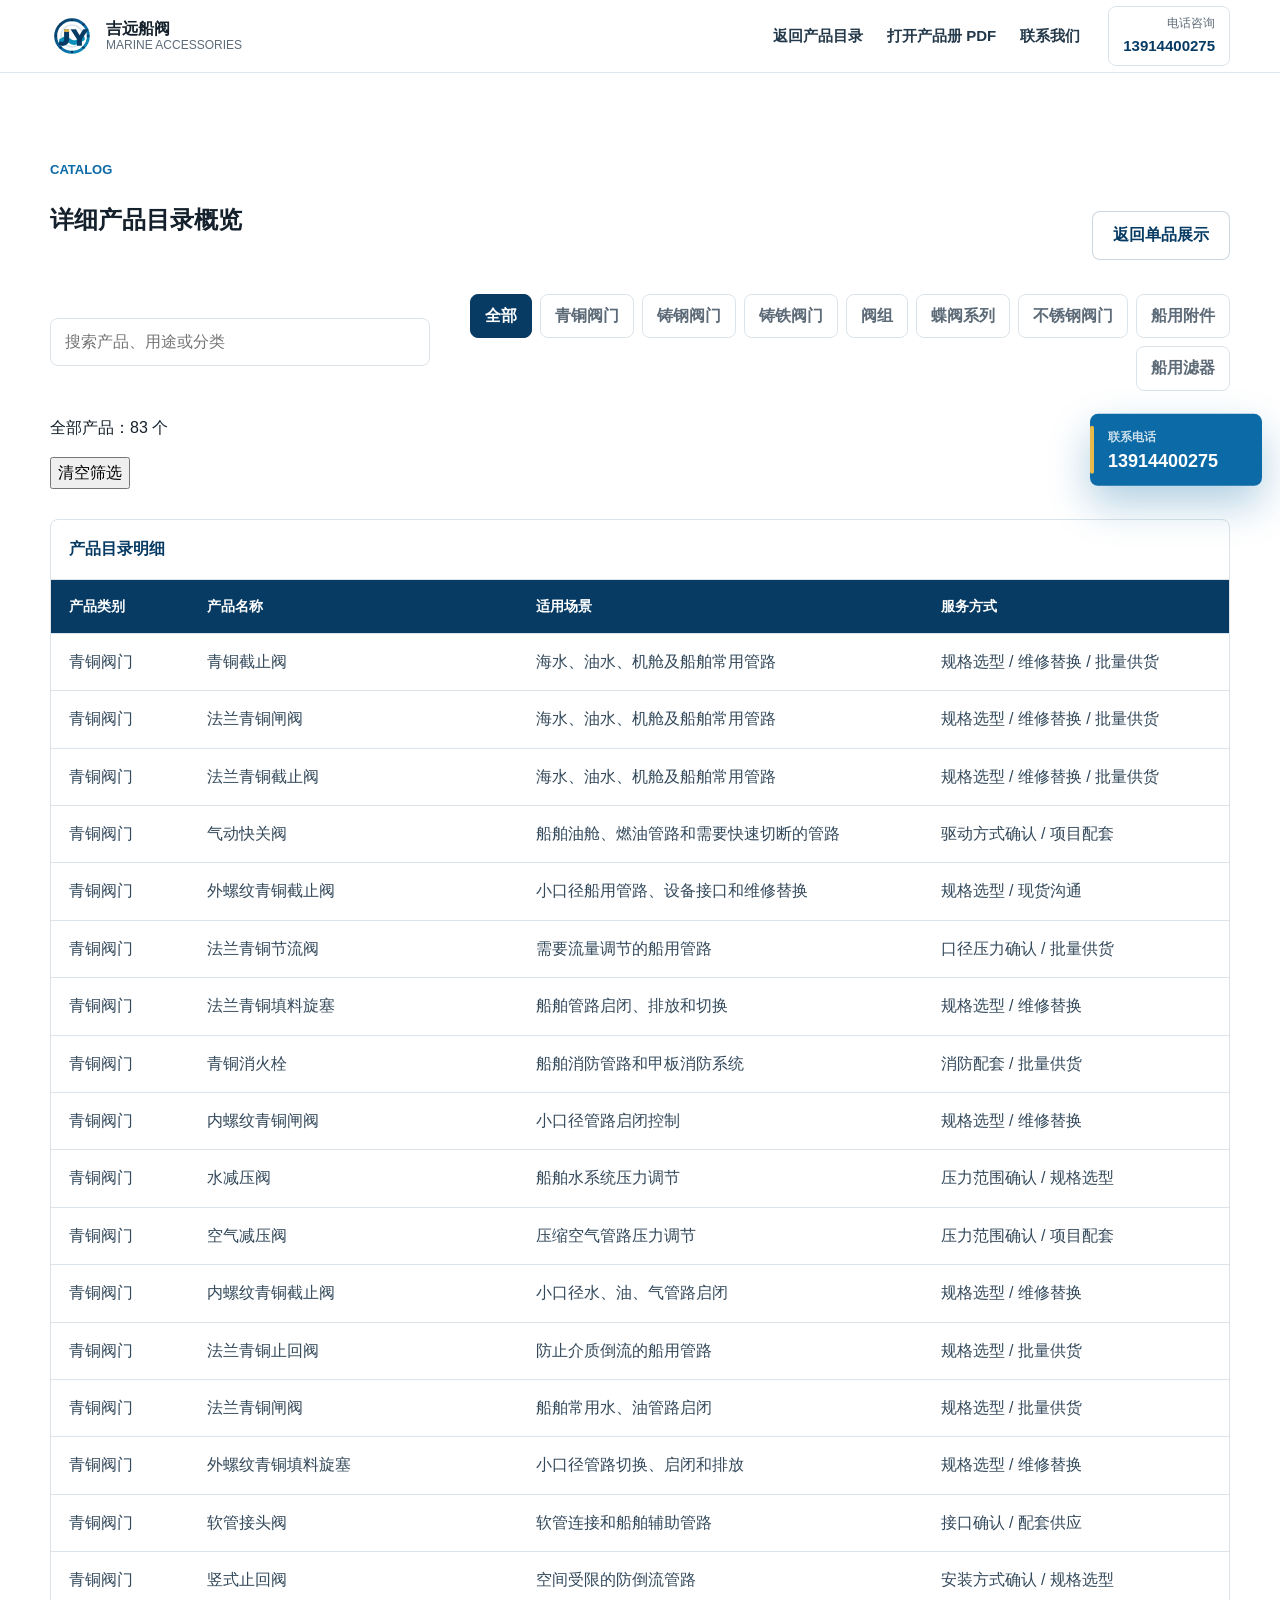
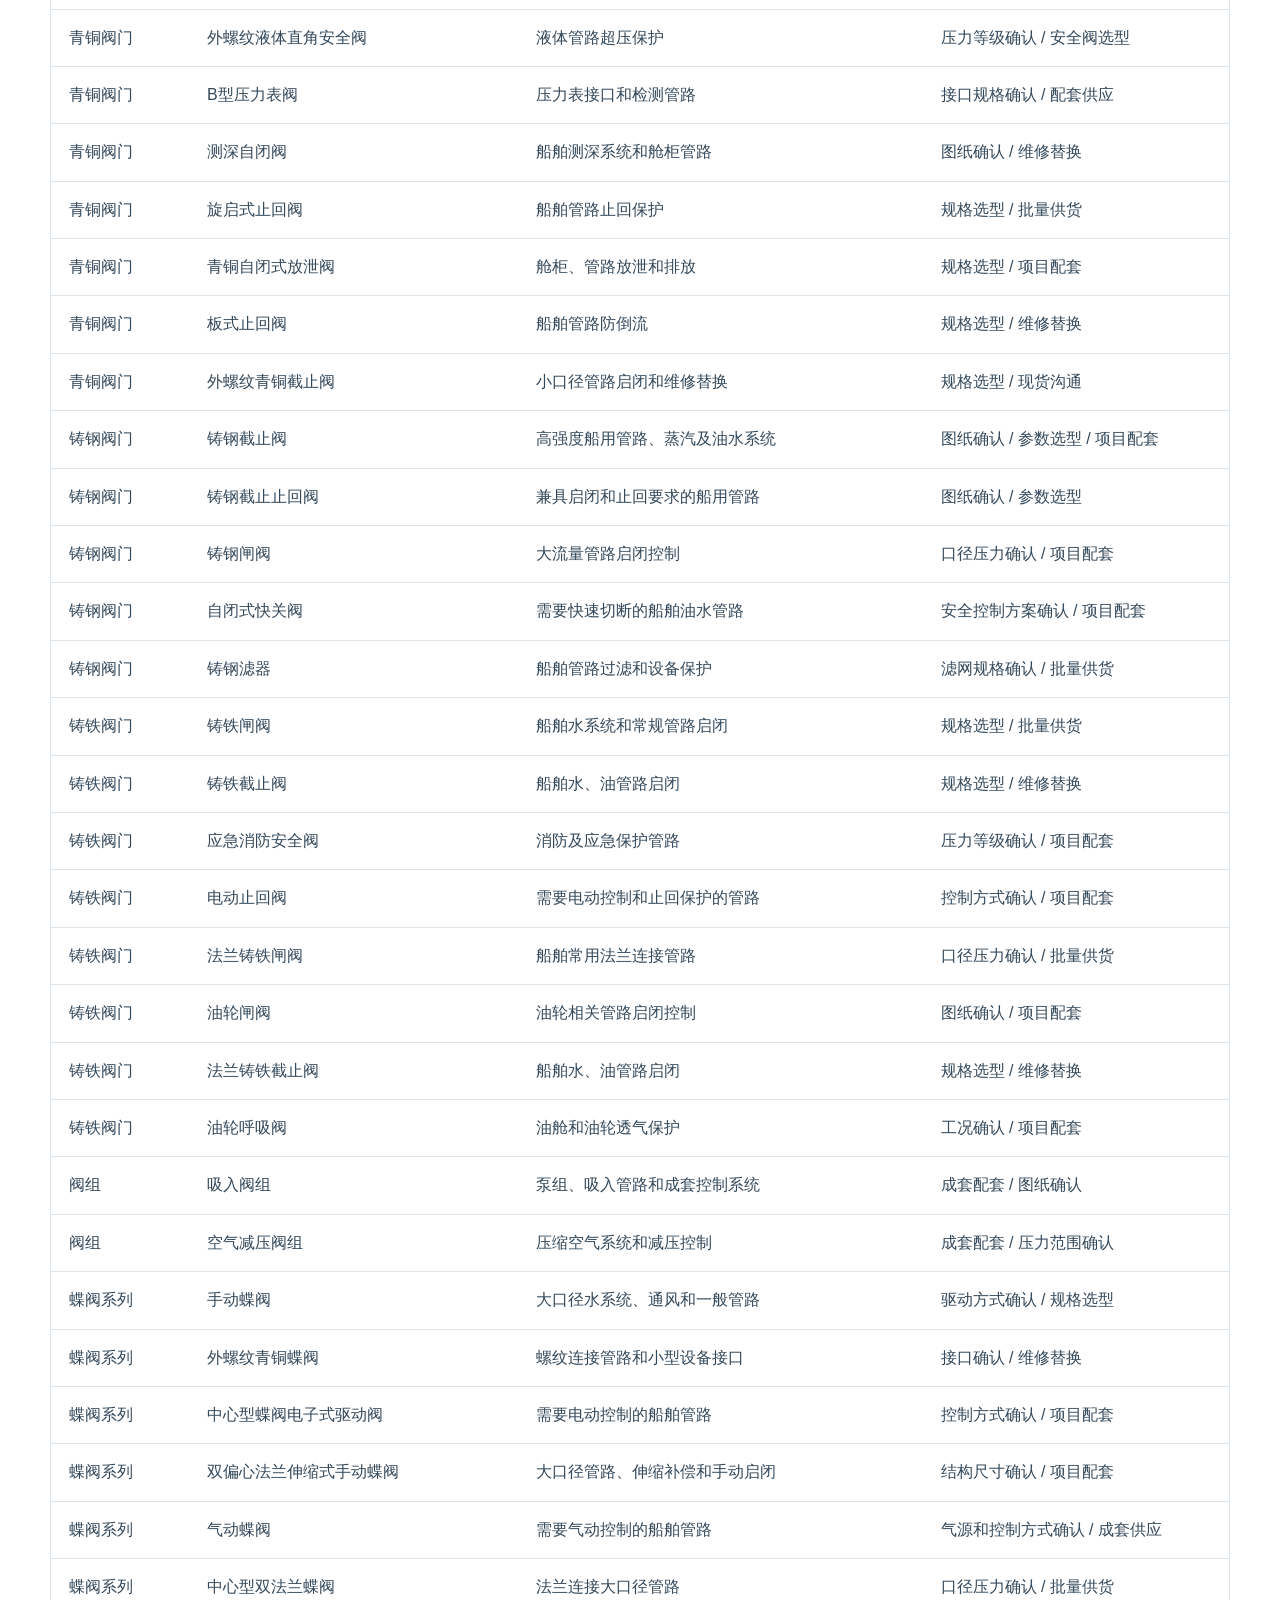
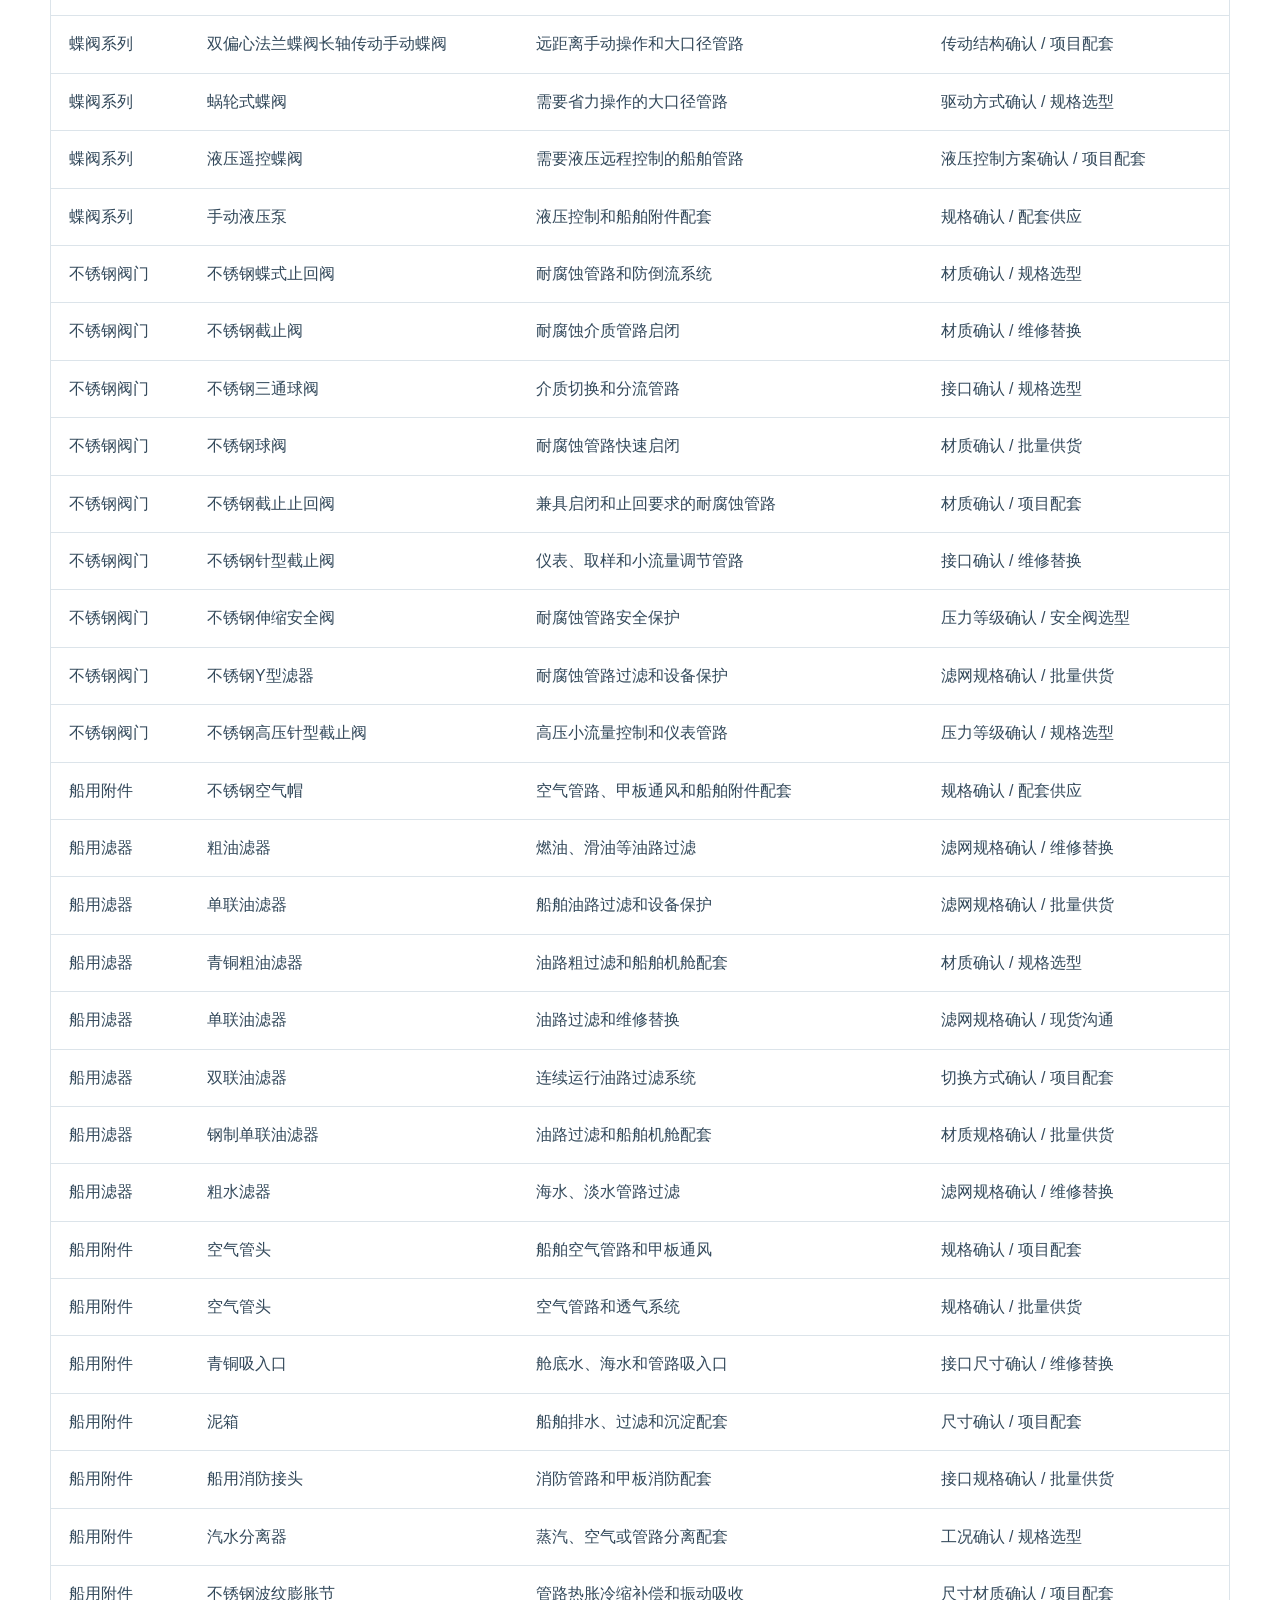
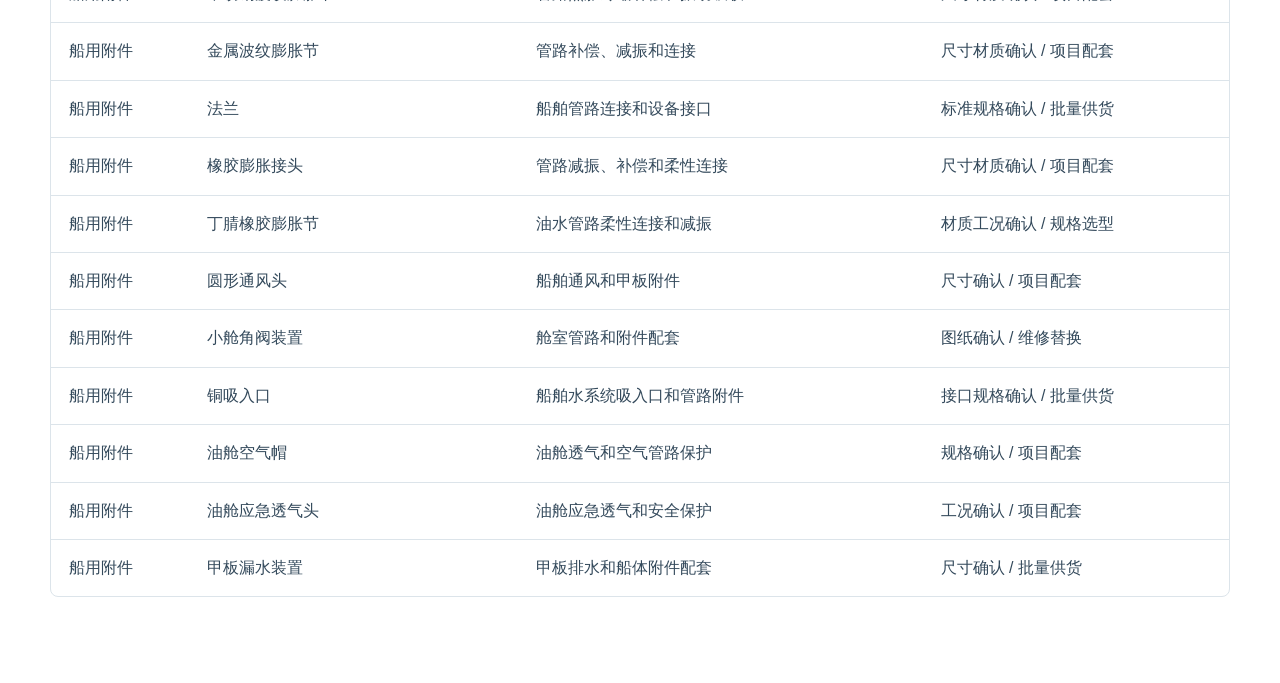
<file: catalog-overview.html>
<!doctype html>
<html lang="zh-CN">
  <head>
    <meta charset="utf-8" />
    <meta name="viewport" content="width=device-width, initial-scale=1" />
    <meta
      name="description"
      content="泰州市吉远船用附件有限公司详细产品目录概览，包含船用阀门、蝶阀、阀组、船用滤器及船用附件。"
    />
    <title>详细产品目录概览 - 泰州市吉远船用附件有限公司</title>
    <link rel="icon" type="image/svg+xml" href="assets/logo-jiyuan-mark.svg" />
    <link rel="stylesheet" href="css/styles.css?v=20260607-detail" />
  </head>
  <body>
    <header class="site-header">
      <nav class="nav-shell" aria-label="主导航">
        <a class="brand" href="index.html#home" aria-label="返回首页">
          <img class="brand-logo" src="assets/logo-jiyuan-mark.svg" alt="吉远船阀标志" />
          <span class="brand-text">
            <strong data-site-short-name>吉远船阀</strong>
            <small>Marine Accessories</small>
          </span>
        </a>
        <div class="nav-links">
          <a href="index.html#products">返回产品目录</a>
          <a href="assets/jiyuan-product-catalog.pdf?v=20260607-landscape" target="_blank" rel="noopener">打开产品册 PDF</a>
          <a href="index.html#contact">联系我们</a>
        </div>
        <a class="header-call" href="tel:13914400275" data-primary-phone-link>
          <span>电话咨询</span>
          <strong data-primary-phone>13914400275</strong>
        </a>
      </nav>
    </header>

    <main>
      <section class="section overview-section">
        <div class="section-heading wide">
          <div>
            <p class="eyebrow">Catalog</p>
            <h1>详细产品目录概览</h1>
          </div>
          <a class="button button-secondary" href="index.html#products">返回单品展示</a>
        </div>

        <div class="catalog-tools" aria-label="目录筛选">
          <div class="search-wrap">
            <label class="sr-only" for="overview-search">搜索目录</label>
            <input id="overview-search" type="search" placeholder="搜索产品、用途或分类" data-overview-search />
          </div>
          <div class="filter-tabs" role="tablist" aria-label="产品分类" data-product-filters></div>
        </div>
        <div class="product-toolbar">
          <p data-product-result-count>正在加载目录...</p>
          <button class="text-button" type="button" data-clear-product-search>清空筛选</button>
        </div>

        <div class="catalog-table-wrap">
          <table class="catalog-table">
            <caption>
              产品目录明细
            </caption>
            <thead>
              <tr>
                <th scope="col">产品类别</th>
                <th scope="col">产品名称</th>
                <th scope="col">适用场景</th>
                <th scope="col">服务方式</th>
              </tr>
            </thead>
            <tbody data-product-table></tbody>
          </table>
        </div>
      </section>
    </main>

    <a class="floating-call" href="tel:13914400275" aria-label="拨打联系电话 13914400275" data-floating-phone>
      <span>联系电话</span>
      <strong>13914400275</strong>
    </a>

    <script src="js/site-data.js?v=20260607-detail"></script>
    <script src="js/main.js?v=20260607-detail"></script>
  </body>
</html>
</file>
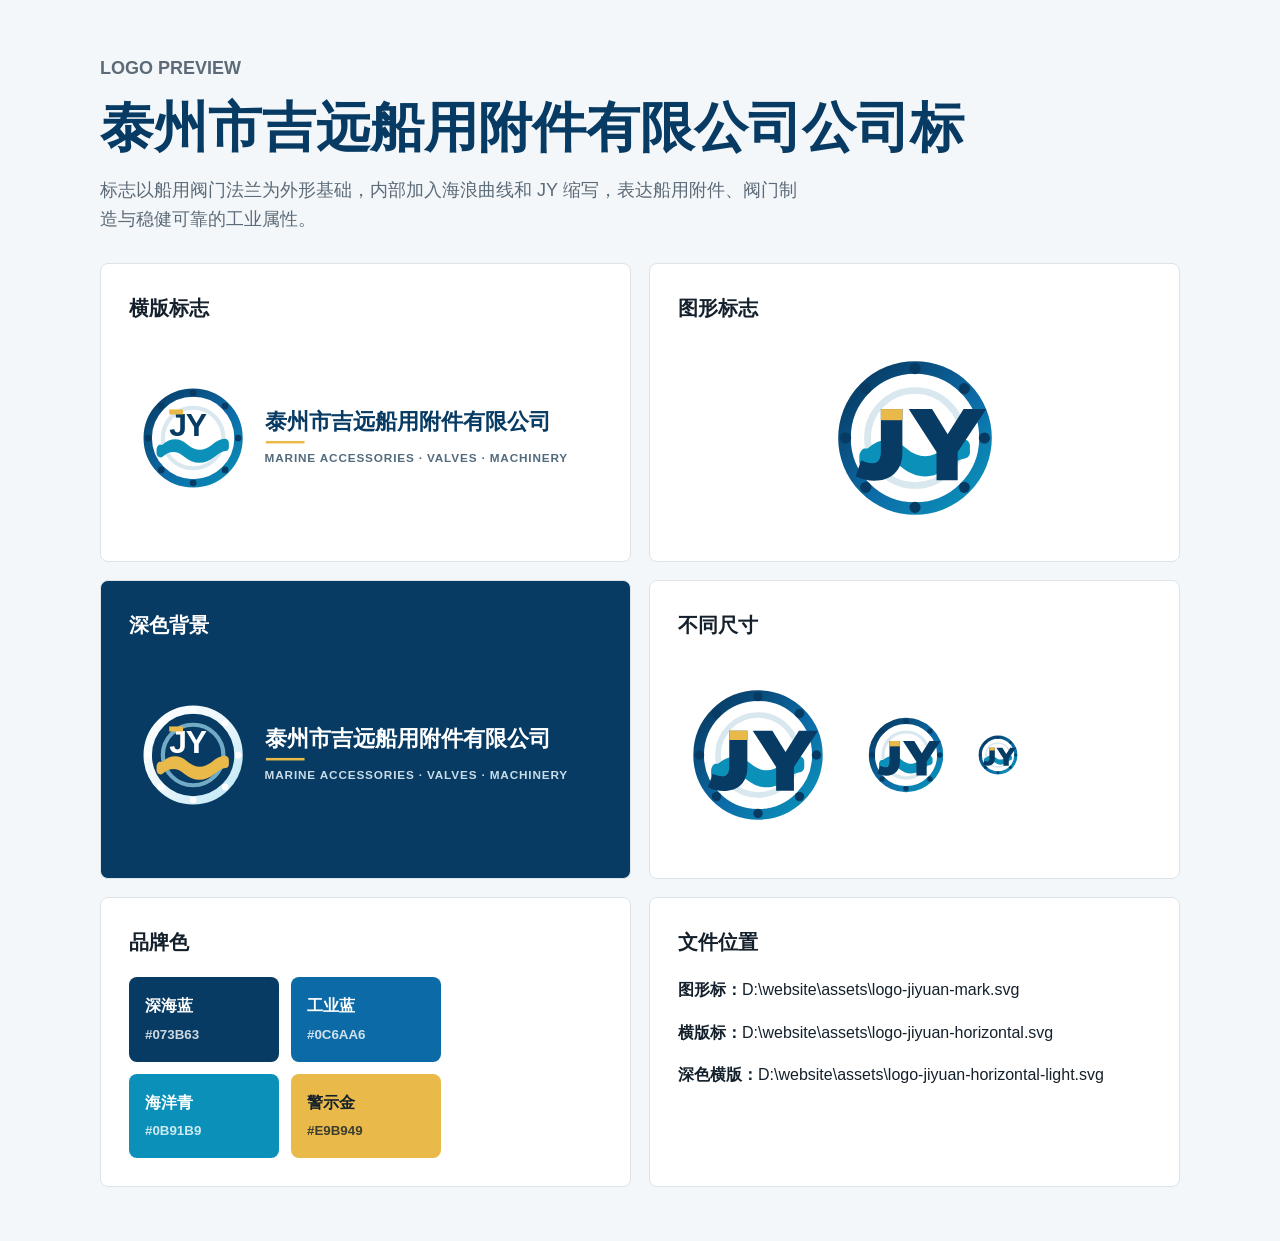
<file: logo-preview.html>
<!doctype html>
<html lang="zh-CN">
  <head>
    <meta charset="utf-8" />
    <meta name="viewport" content="width=device-width, initial-scale=1" />
    <title>公司标预览 - 泰州市吉远船用附件有限公司</title>
    <link rel="icon" type="image/svg+xml" href="assets/logo-jiyuan-mark.svg" />
    <link rel="stylesheet" href="css/styles.css" />
    <style>
      body {
        background: #f3f7fa;
      }

      .logo-preview {
        width: min(100% - 40px, 1080px);
        margin: 0 auto;
        padding: 54px 0;
      }

      .preview-head {
        margin-bottom: 28px;
      }

      .preview-head h1 {
        margin: 0;
        color: #073b63;
        font-size: clamp(30px, 5vw, 54px);
        line-height: 1.15;
      }

      .preview-head p {
        max-width: 700px;
        color: #5d6b78;
        font-size: 18px;
      }

      .preview-grid {
        display: grid;
        grid-template-columns: repeat(2, minmax(0, 1fr));
        gap: 18px;
      }

      .preview-card {
        padding: 28px;
        border: 1px solid #dce4ea;
        border-radius: 8px;
        background: #fff;
      }

      .preview-card.dark {
        color: #fff;
        background: #073b63;
      }

      .preview-card h2 {
        margin: 0 0 18px;
        font-size: 20px;
      }

      .preview-card img {
        width: 100%;
        height: 190px;
        object-fit: contain;
      }

      .mark-sizes {
        display: flex;
        align-items: center;
        gap: 22px;
        flex-wrap: wrap;
      }

      .mark-sizes img:nth-child(1) {
        width: 160px;
      }

      .mark-sizes img:nth-child(2) {
        width: 92px;
      }

      .mark-sizes img:nth-child(3) {
        width: 48px;
      }

      .color-row {
        display: flex;
        gap: 12px;
        flex-wrap: wrap;
      }

      .swatch {
        min-width: 150px;
        padding: 16px;
        border-radius: 8px;
        color: #fff;
        font-weight: 800;
      }

      .swatch small {
        display: block;
        margin-top: 4px;
        font-weight: 600;
        opacity: 0.8;
      }

      @media (max-width: 760px) {
        .preview-grid {
          grid-template-columns: 1fr;
        }
      }
    </style>
  </head>
  <body>
    <main class="logo-preview">
      <div class="preview-head">
        <p class="eyebrow">Logo Preview</p>
        <h1>泰州市吉远船用附件有限公司公司标</h1>
        <p>标志以船用阀门法兰为外形基础，内部加入海浪曲线和 JY 缩写，表达船用附件、阀门制造与稳健可靠的工业属性。</p>
      </div>

      <section class="preview-grid" aria-label="标志预览">
        <article class="preview-card">
          <h2>横版标志</h2>
          <img src="assets/logo-jiyuan-horizontal.svg" alt="横版公司标" />
        </article>
        <article class="preview-card">
          <h2>图形标志</h2>
          <img src="assets/logo-jiyuan-mark.svg" alt="图形公司标" />
        </article>
        <article class="preview-card dark">
          <h2>深色背景</h2>
          <img src="assets/logo-jiyuan-horizontal-light.svg" alt="深色背景上的横版公司标" />
        </article>
        <article class="preview-card">
          <h2>不同尺寸</h2>
          <div class="mark-sizes">
            <img src="assets/logo-jiyuan-mark.svg" alt="大尺寸图形标" />
            <img src="assets/logo-jiyuan-mark.svg" alt="中尺寸图形标" />
            <img src="assets/logo-jiyuan-mark.svg" alt="小尺寸图形标" />
          </div>
        </article>
        <article class="preview-card">
          <h2>品牌色</h2>
          <div class="color-row">
            <div class="swatch" style="background: #073b63">深海蓝<small>#073B63</small></div>
            <div class="swatch" style="background: #0c6aa6">工业蓝<small>#0C6AA6</small></div>
            <div class="swatch" style="background: #0b91b9">海洋青<small>#0B91B9</small></div>
            <div class="swatch" style="background: #e9b949; color: #14202b">警示金<small>#E9B949</small></div>
          </div>
        </article>
        <article class="preview-card">
          <h2>文件位置</h2>
          <p><strong>图形标：</strong>D:\website\assets\logo-jiyuan-mark.svg</p>
          <p><strong>横版标：</strong>D:\website\assets\logo-jiyuan-horizontal.svg</p>
          <p><strong>深色横版：</strong>D:\website\assets\logo-jiyuan-horizontal-light.svg</p>
        </article>
      </section>
    </main>
  </body>
</html>
</file>
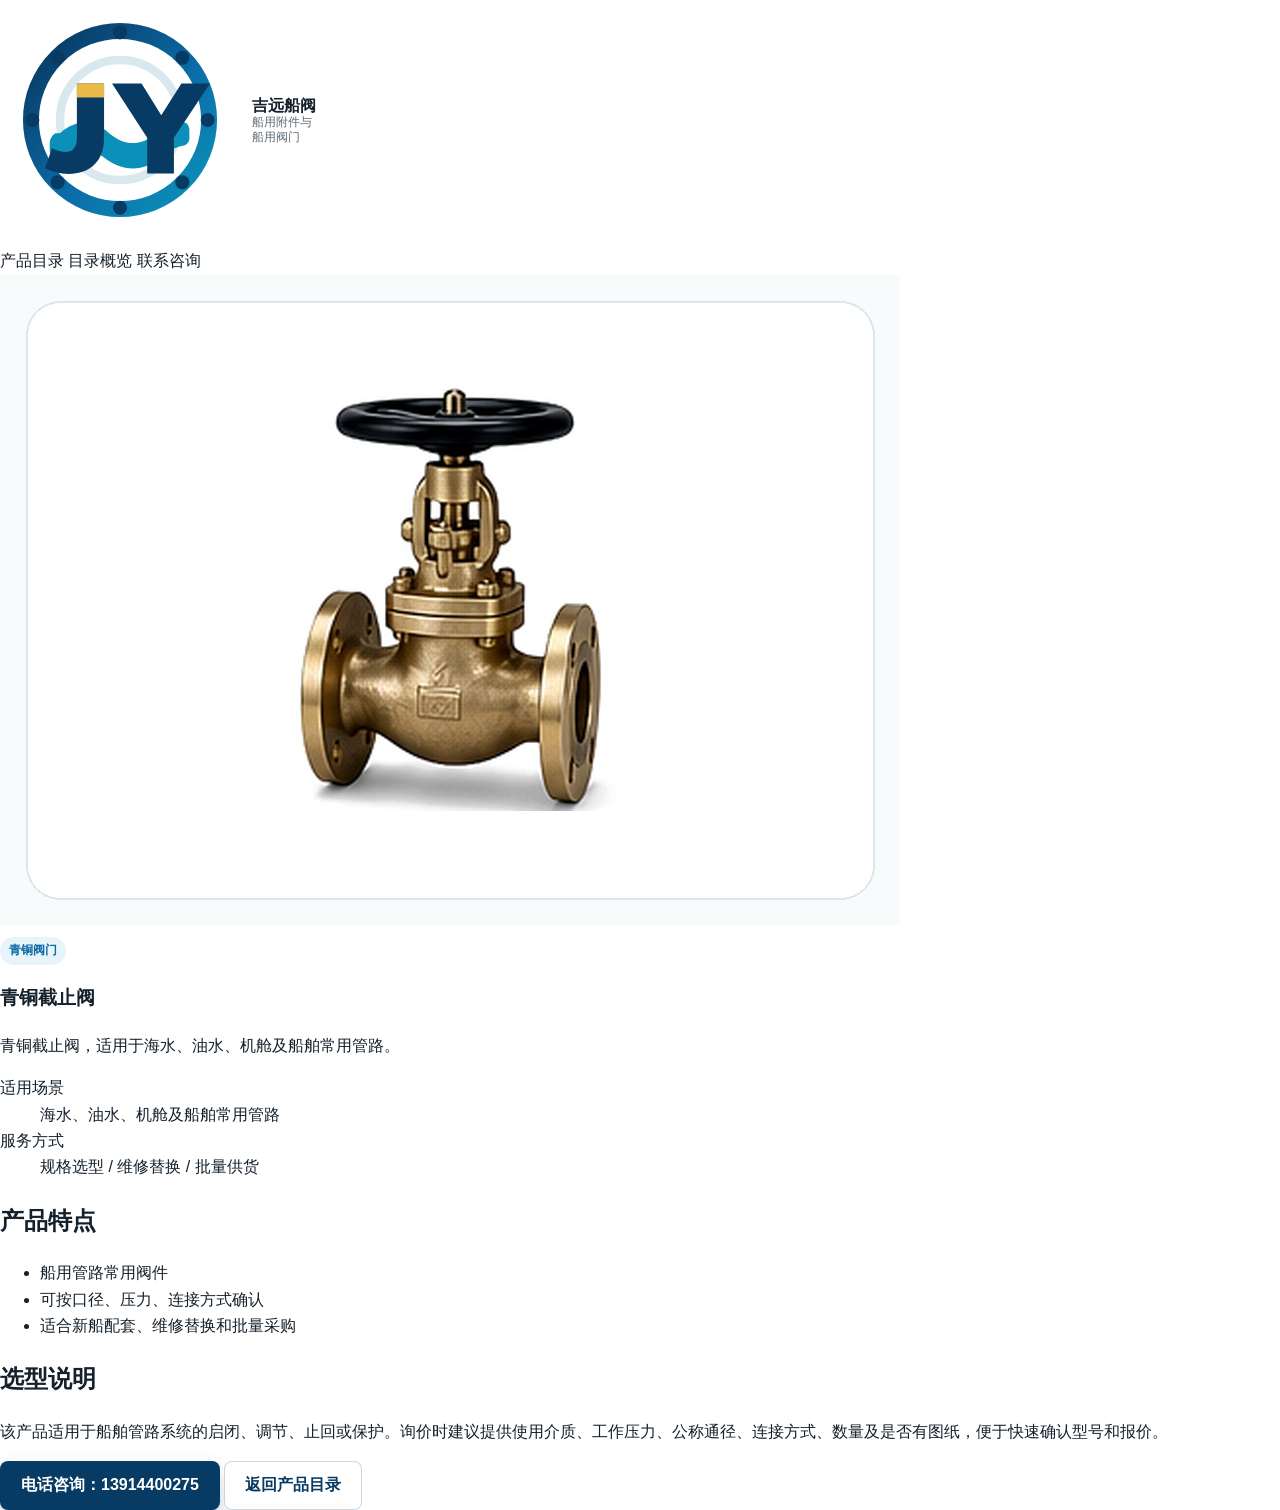
<file: product-detail.html>
<!doctype html>
<html lang="zh-CN">
  <head>
    <meta charset="utf-8" />
    <meta name="viewport" content="width=device-width, initial-scale=1" />
    <meta name="description" content="吉远船阀产品详情，船用阀门、船用附件、船用滤器及管路附件选型咨询。" />
    <title>产品详情 - 泰州市吉远船用附件有限公司</title>
    <link rel="stylesheet" href="css/styles.css?v=20260607-detail" />
  </head>
  <body class="detail-page">
    <header class="detail-header">
      <a class="brand" href="index.html#home" aria-label="返回首页">
        <img src="assets/logo-jiyuan-mark.svg" alt="" />
        <span class="brand-text">
          <strong>吉远船阀</strong>
          <small>船用附件与船用阀门</small>
        </span>
      </a>
      <nav class="detail-nav" aria-label="详情页导航">
        <a href="index.html#products">产品目录</a>
        <a href="catalog-overview.html">目录概览</a>
        <a href="index.html#contact">联系咨询</a>
      </nav>
    </header>

    <main class="detail-main">
      <section class="detail-shell" data-detail-shell>
        <div class="detail-media">
          <img src="" alt="" data-detail-image />
        </div>
        <article class="detail-content">
          <p class="product-category" data-detail-category></p>
          <h1 data-detail-title>产品详情</h1>
          <p class="detail-summary" data-detail-summary></p>

          <dl class="product-detail-list">
            <div>
              <dt>适用场景</dt>
              <dd data-detail-scene></dd>
            </div>
            <div>
              <dt>服务方式</dt>
              <dd data-detail-service></dd>
            </div>
          </dl>

          <div class="detail-block">
            <h2>产品特点</h2>
            <ul data-detail-features></ul>
          </div>

          <div class="detail-block">
            <h2>选型说明</h2>
            <p data-detail-note></p>
          </div>

          <div class="detail-actions">
            <a class="button button-primary" href="tel:13914400275" data-detail-phone>电话咨询：13914400275</a>
            <a class="button button-secondary" href="index.html#products">返回产品目录</a>
          </div>
        </article>
      </section>
    </main>

    <script src="js/site-data.js?v=20260607-detail"></script>
    <script>
      (function () {
        const data = window.SITE_DATA || {};
        const products = data.products || [];
        const company = data.company || {};
        const params = new URLSearchParams(window.location.search);
        const productId = params.get("id");
        const product = products.find((item) => item.id === productId) || products[0];

        const setText = (selector, value) => {
          const node = document.querySelector(selector);
          if (node) node.textContent = value || "";
        };

        if (!product) {
          setText("[data-detail-title]", "未找到产品");
          setText("[data-detail-summary]", "请返回产品目录重新选择，或直接电话联系确认产品。");
          return;
        }

        document.title = `${product.title} - 产品详情 - ${company.name || "吉远船阀"}`;
        const image = document.querySelector("[data-detail-image]");
        if (image) {
          image.src = product.image || "";
          image.alt = product.title ? `${product.title}产品图` : "产品图";
        }

        setText("[data-detail-category]", product.category);
        setText("[data-detail-title]", product.title);
        setText("[data-detail-summary]", product.summary);
        setText("[data-detail-scene]", product.scene);
        setText("[data-detail-service]", product.service);
        setText("[data-detail-note]", product.detail);

        const list = document.querySelector("[data-detail-features]");
        if (list) {
          list.replaceChildren(
            ...(product.features || []).map((feature) => {
              const item = document.createElement("li");
              item.textContent = feature;
              return item;
            })
          );
        }

        const phone = company.phones && company.phones[0] ? company.phones[0] : "13914400275";
        const phoneLink = document.querySelector("[data-detail-phone]");
        if (phoneLink) {
          phoneLink.href = `tel:${phone}`;
          phoneLink.textContent = `电话咨询：${phone}`;
        }
      })();
    </script>
  </body>
</html>
</file>
<file: css/styles.css>
:root {
  --ink: #14202b;
  --muted: #5d6b78;
  --line: #dce4ea;
  --paper: #ffffff;
  --soft: #f3f7fa;
  --navy: #073b63;
  --blue: #0c6aa6;
  --cyan: #0b91b9;
  --steel: #637487;
  --yellow: #e9b949;
  --shadow: 0 20px 60px rgba(9, 33, 53, 0.14);
  --radius: 8px;
  --max: 1180px;
}

* {
  box-sizing: border-box;
}

html {
  scroll-behavior: smooth;
}

body {
  margin: 0;
  color: var(--ink);
  background: var(--paper);
  font-family:
    "Microsoft YaHei",
    "PingFang SC",
    "Noto Sans SC",
    Arial,
    sans-serif;
  line-height: 1.65;
}

a {
  color: inherit;
  text-decoration: none;
}

button,
input {
  font: inherit;
}

img {
  display: block;
  max-width: 100%;
}

.skip-link,
.sr-only {
  position: absolute;
  width: 1px;
  height: 1px;
  padding: 0;
  margin: -1px;
  overflow: hidden;
  clip: rect(0, 0, 0, 0);
  white-space: nowrap;
  border: 0;
}

.skip-link:focus {
  z-index: 999;
  top: 12px;
  left: 12px;
  width: auto;
  height: auto;
  padding: 10px 14px;
  clip: auto;
  color: #fff;
  background: var(--navy);
}

.site-header {
  position: sticky;
  top: 0;
  z-index: 30;
  background: rgba(255, 255, 255, 0.94);
  border-bottom: 1px solid rgba(220, 228, 234, 0.9);
  backdrop-filter: blur(14px);
}

.nav-shell {
  width: min(100% - 40px, var(--max));
  min-height: 72px;
  margin: 0 auto;
  display: flex;
  align-items: center;
  gap: 28px;
}

.brand {
  display: inline-flex;
  align-items: center;
  gap: 12px;
  min-width: 240px;
}

.brand-logo {
  width: 44px;
  height: 44px;
  object-fit: contain;
  flex: 0 0 auto;
}

.brand-text {
  display: grid;
  line-height: 1.2;
}

.brand-text strong {
  font-size: 16px;
  white-space: nowrap;
}

.brand-text small {
  color: var(--muted);
  font-size: 12px;
  text-transform: uppercase;
}

.nav-links {
  display: flex;
  align-items: center;
  justify-content: center;
  gap: 24px;
  margin-left: auto;
}

.nav-links a {
  color: #24394a;
  font-size: 15px;
  font-weight: 600;
}

.nav-links a:hover {
  color: var(--blue);
}

.header-call {
  display: inline-grid;
  gap: 0;
  padding: 7px 14px;
  border: 1px solid var(--line);
  border-radius: var(--radius);
  background: #fff;
  text-align: right;
}

.header-call span {
  color: var(--muted);
  font-size: 12px;
}

.header-call strong {
  color: var(--navy);
  font-size: 15px;
}

.nav-toggle {
  display: none;
  width: 42px;
  height: 42px;
  margin-left: auto;
  padding: 0;
  border: 1px solid var(--line);
  border-radius: var(--radius);
  background: #fff;
}

.nav-toggle span {
  width: 18px;
  height: 2px;
  display: block;
  margin: 4px auto;
  background: var(--ink);
}

.hero {
  position: relative;
  min-height: clamp(560px, 76svh, 760px);
  display: grid;
  align-items: center;
  overflow: hidden;
  isolation: isolate;
}

.hero-image,
.hero-overlay {
  position: absolute;
  inset: 0;
  width: 100%;
  height: 100%;
}

.hero-image {
  object-fit: cover;
  object-position: 62% center;
  z-index: -2;
}

.hero-overlay {
  z-index: -1;
  background:
    linear-gradient(90deg, rgba(255, 255, 255, 0.96) 0%, rgba(255, 255, 255, 0.9) 26%, rgba(255, 255, 255, 0.5) 52%, rgba(255, 255, 255, 0.1) 100%),
    linear-gradient(0deg, rgba(3, 23, 38, 0.18), rgba(3, 23, 38, 0.02));
}

.hero-content {
  width: min(100% - 40px, var(--max));
  margin: 0 auto;
  padding: 80px 0 68px;
}

.eyebrow {
  margin: 0 0 12px;
  color: var(--blue);
  font-size: 13px;
  font-weight: 800;
  letter-spacing: 0;
  text-transform: uppercase;
}

.hero h1 {
  max-width: 780px;
  margin: 0;
  font-size: clamp(36px, 6vw, 68px);
  line-height: 1.1;
  letter-spacing: 0;
}

.hero-summary {
  max-width: 620px;
  margin: 22px 0 0;
  color: #334655;
  font-size: clamp(17px, 2vw, 21px);
}

.hero-actions {
  display: flex;
  flex-wrap: wrap;
  gap: 12px;
  margin: 34px 0 0;
}

.button {
  min-height: 46px;
  display: inline-flex;
  align-items: center;
  justify-content: center;
  gap: 8px;
  padding: 10px 20px;
  border: 1px solid transparent;
  border-radius: var(--radius);
  cursor: pointer;
  font-weight: 800;
  transition:
    transform 0.2s ease,
    box-shadow 0.2s ease,
    background 0.2s ease;
}

.button:hover {
  transform: translateY(-1px);
}

.button-primary {
  color: #fff;
  background: var(--navy);
  box-shadow: 0 14px 26px rgba(7, 59, 99, 0.24);
}

.button-secondary {
  color: var(--navy);
  background: rgba(255, 255, 255, 0.86);
  border-color: rgba(7, 59, 99, 0.2);
}

.button-ghost {
  color: var(--navy);
  background: #fff;
  border-color: var(--line);
}

.hero-facts {
  max-width: 760px;
  display: grid;
  grid-template-columns: repeat(3, minmax(0, 1fr));
  gap: 1px;
  margin: 48px 0 0;
  padding: 0;
  overflow: hidden;
  border: 1px solid rgba(220, 228, 234, 0.95);
  border-radius: var(--radius);
  background: var(--line);
  box-shadow: var(--shadow);
}

.hero-facts div {
  padding: 18px;
  background: rgba(255, 255, 255, 0.9);
}

.hero-facts dt {
  color: var(--muted);
  font-size: 13px;
}

.hero-facts dd {
  margin: 4px 0 0;
  color: var(--navy);
  font-size: 18px;
  font-weight: 800;
}

.quick-strip {
  background: var(--navy);
  color: #fff;
}

.quick-strip-inner {
  width: min(100% - 40px, var(--max));
  min-height: 64px;
  margin: 0 auto;
  display: grid;
  grid-template-columns: repeat(4, minmax(0, 1fr));
  align-items: center;
  gap: 18px;
}

.quick-strip-inner span {
  position: relative;
  padding-left: 18px;
  font-weight: 700;
}

.quick-strip-inner span::before {
  content: "";
  position: absolute;
  left: 0;
  top: 50%;
  width: 7px;
  height: 7px;
  background: var(--yellow);
  transform: translateY(-50%);
}

.section {
  width: min(100% - 40px, var(--max));
  margin: 0 auto;
  padding: 86px 0;
}

.section-heading {
  max-width: 720px;
  margin-bottom: 34px;
}

.section-heading.wide {
  max-width: none;
  display: flex;
  align-items: end;
  justify-content: space-between;
  gap: 24px;
}

.section-heading h2,
.contact-copy h2 {
  margin: 0;
  font-size: clamp(28px, 4vw, 44px);
  line-height: 1.15;
  letter-spacing: 0;
}

.about-layout {
  display: grid;
  grid-template-columns: minmax(0, 1.25fr) minmax(320px, 0.75fr);
  gap: 46px;
  align-items: start;
}

.about-copy {
  color: #293d4e;
  font-size: 18px;
}

.about-copy p {
  margin: 0 0 20px;
}

.about-panel {
  border: 1px solid var(--line);
  border-radius: var(--radius);
  background: var(--soft);
}

.about-panel dl {
  margin: 0;
}

.about-panel div {
  padding: 18px 20px;
  border-bottom: 1px solid var(--line);
}

.about-panel div:last-child {
  border-bottom: 0;
}

.about-panel dt {
  color: var(--muted);
  font-size: 13px;
}

.about-panel dd {
  margin: 5px 0 0;
  font-weight: 800;
}

.product-section {
  width: 100%;
  max-width: none;
  padding-left: max(20px, calc((100% - var(--max)) / 2));
  padding-right: max(20px, calc((100% - var(--max)) / 2));
  background: linear-gradient(180deg, #f6f9fb 0%, #fff 100%);
}

.catalog-tools {
  display: grid;
  grid-template-columns: minmax(260px, 380px) 1fr;
  gap: 16px;
  align-items: center;
  margin-bottom: 24px;
}

.search-wrap input {
  width: 100%;
  min-height: 46px;
  padding: 10px 14px;
  border: 1px solid var(--line);
  border-radius: var(--radius);
  background: #fff;
  outline: none;
}

.search-wrap input:focus {
  border-color: var(--blue);
  box-shadow: 0 0 0 4px rgba(12, 106, 166, 0.12);
}

.filter-tabs {
  display: flex;
  flex-wrap: wrap;
  justify-content: flex-end;
  gap: 8px;
}

.filter-tabs button {
  min-height: 40px;
  padding: 8px 14px;
  color: var(--muted);
  border: 1px solid var(--line);
  border-radius: var(--radius);
  background: #fff;
  cursor: pointer;
  font-weight: 700;
}

.filter-tabs button[aria-selected="true"] {
  color: #fff;
  border-color: var(--navy);
  background: var(--navy);
}

.product-grid {
  display: grid;
  grid-template-columns: repeat(3, minmax(0, 1fr));
  gap: 18px;
}

.product-card {
  display: grid;
  grid-template-rows: 150px 1fr;
  min-height: 420px;
  overflow: hidden;
  border: 1px solid var(--line);
  border-radius: var(--radius);
  background: #fff;
  box-shadow: 0 12px 26px rgba(16, 44, 64, 0.08);
}

.product-visual {
  position: relative;
  background-image:
    linear-gradient(90deg, rgba(7, 59, 99, 0.72), rgba(12, 106, 166, 0.1)),
    url("../assets/hero-marine-valves.png");
  background-size: cover;
  background-position: var(--visual-position, center);
}

.product-visual span {
  position: absolute;
  left: 18px;
  bottom: 14px;
  color: rgba(255, 255, 255, 0.92);
  font-size: 28px;
  font-weight: 900;
}

.product-body {
  display: grid;
  align-content: start;
  padding: 22px;
}

.product-category {
  width: fit-content;
  margin-bottom: 12px;
  padding: 4px 9px;
  color: var(--blue);
  background: #e7f5fb;
  border-radius: 999px;
  font-size: 12px;
  font-weight: 800;
}

.product-card h3 {
  margin: 0;
  font-size: 22px;
  line-height: 1.25;
}

.product-card p {
  margin: 12px 0 0;
  color: var(--muted);
}

.product-card ul {
  display: grid;
  gap: 8px;
  margin: 18px 0 0;
  padding: 0;
  list-style: none;
}

.product-card li {
  position: relative;
  padding-left: 18px;
  color: #2e4455;
  font-size: 14px;
}

.product-card li::before {
  content: "";
  position: absolute;
  left: 0;
  top: 0.75em;
  width: 7px;
  height: 7px;
  background: var(--yellow);
  transform: translateY(-50%);
}

.catalog-table-wrap {
  margin-top: 30px;
  overflow-x: auto;
  border: 1px solid var(--line);
  border-radius: var(--radius);
  background: #fff;
}

.catalog-table {
  width: 100%;
  min-width: 760px;
  border-collapse: collapse;
}

.catalog-table caption {
  padding: 16px 18px;
  color: var(--navy);
  font-weight: 900;
  text-align: left;
}

.catalog-table th,
.catalog-table td {
  padding: 15px 18px;
  border-top: 1px solid var(--line);
  text-align: left;
  vertical-align: top;
}

.catalog-table th {
  color: #fff;
  background: var(--navy);
  font-size: 14px;
}

.catalog-table td {
  color: #33495b;
}

.capability-grid {
  display: grid;
  grid-template-columns: repeat(3, minmax(0, 1fr));
  gap: 18px;
}

.capability-grid article {
  padding: 26px;
  border-left: 4px solid var(--blue);
  border-radius: var(--radius);
  background: var(--soft);
}

.capability-grid span {
  color: var(--blue);
  font-size: 13px;
  font-weight: 900;
}

.capability-grid h3 {
  margin: 12px 0 8px;
  font-size: 22px;
}

.capability-grid p {
  margin: 0;
  color: var(--muted);
}

.contact-section {
  color: #fff;
  background:
    linear-gradient(135deg, rgba(7, 59, 99, 0.96), rgba(12, 106, 166, 0.9)),
    url("../assets/hero-marine-valves.png");
  background-size: cover;
  background-position: center;
}

.contact-inner {
  width: min(100% - 40px, var(--max));
  margin: 0 auto;
  display: grid;
  grid-template-columns: minmax(0, 0.9fr) minmax(360px, 1.1fr);
  gap: 50px;
  padding: 78px 0;
  align-items: start;
}

.contact-copy p:not(.eyebrow) {
  max-width: 560px;
  color: rgba(255, 255, 255, 0.82);
  font-size: 18px;
}

.contact-copy .eyebrow {
  color: var(--yellow);
}

.contact-list {
  display: grid;
  grid-template-columns: repeat(2, minmax(0, 1fr));
  gap: 12px;
}

.contact-item {
  min-height: 104px;
  display: grid;
  align-content: center;
  gap: 6px;
  padding: 18px;
  color: #fff;
  border: 1px solid rgba(255, 255, 255, 0.18);
  border-radius: var(--radius);
  background: rgba(255, 255, 255, 0.08);
  text-align: left;
}

button.contact-item {
  cursor: pointer;
}

.contact-item span {
  color: rgba(255, 255, 255, 0.68);
  font-size: 13px;
}

.contact-item strong {
  font-size: 20px;
  line-height: 1.35;
}

.contact-address {
  grid-column: 1 / -1;
}

.site-footer {
  width: min(100% - 40px, var(--max));
  min-height: 96px;
  margin: 0 auto;
  display: flex;
  align-items: center;
  justify-content: space-between;
  gap: 24px;
  color: var(--muted);
  font-size: 14px;
}

.site-footer strong {
  color: var(--ink);
}

.site-footer p {
  margin: 4px 0;
}

.floating-call {
  position: fixed;
  right: 18px;
  top: 50%;
  z-index: 40;
  display: grid;
  gap: 2px;
  min-width: 172px;
  padding: 14px 16px 14px 18px;
  color: #fff;
  background: var(--blue);
  border-radius: var(--radius);
  box-shadow: 0 18px 42px rgba(12, 106, 166, 0.32);
  transform: translateY(-50%);
  transition:
    background 0.2s ease,
    box-shadow 0.2s ease,
    transform 0.2s ease;
}

.floating-call::before {
  content: "";
  position: absolute;
  left: 0;
  top: 12px;
  bottom: 12px;
  width: 4px;
  background: var(--yellow);
  border-radius: 999px;
}

.floating-call:hover {
  background: var(--navy);
  box-shadow: 0 20px 48px rgba(7, 59, 99, 0.36);
  transform: translateY(-50%) translateX(-3px);
}

.floating-call span {
  color: rgba(255, 255, 255, 0.78);
  font-size: 12px;
  font-weight: 700;
}

.floating-call strong {
  font-size: 18px;
  line-height: 1.25;
}

@media (max-width: 960px) {
  .header-call {
    display: none;
  }

  .nav-toggle {
    display: inline-grid;
    place-items: center;
  }

  .nav-links {
    position: absolute;
    left: 20px;
    right: 20px;
    top: 78px;
    display: none;
    flex-direction: column;
    align-items: stretch;
    gap: 0;
    margin: 0;
    overflow: hidden;
    border: 1px solid var(--line);
    border-radius: var(--radius);
    background: #fff;
    box-shadow: var(--shadow);
  }

  .nav-links.is-open {
    display: flex;
  }

  .nav-links a {
    padding: 14px 16px;
    border-bottom: 1px solid var(--line);
  }

  .nav-links a:last-child {
    border-bottom: 0;
  }

  .quick-strip-inner,
  .about-layout,
  .catalog-tools,
  .capability-grid,
  .contact-inner {
    grid-template-columns: 1fr;
  }

  .filter-tabs {
    justify-content: flex-start;
  }

  .product-grid {
    grid-template-columns: repeat(2, minmax(0, 1fr));
  }
}

@media (max-width: 640px) {
  .nav-shell,
  .hero-content,
  .section,
  .contact-inner,
  .site-footer,
  .quick-strip-inner {
    width: min(100% - 28px, var(--max));
  }

  .brand {
    min-width: 0;
  }

  .brand-text strong {
    max-width: 210px;
    overflow: hidden;
    text-overflow: ellipsis;
  }

  .hero {
    min-height: 660px;
  }

  .hero-overlay {
    background: linear-gradient(90deg, rgba(255, 255, 255, 0.96), rgba(255, 255, 255, 0.76));
  }

  .hero h1 {
    font-size: 38px;
  }

  .hero-facts,
  .product-grid,
  .contact-list {
    grid-template-columns: 1fr;
  }

  .section {
    padding: 64px 0;
  }

  .product-section {
    padding-left: 14px;
    padding-right: 14px;
  }

  .section-heading.wide {
    display: grid;
    align-items: start;
  }

  .product-card {
    min-height: auto;
  }

  .site-footer {
    padding: 22px 0 86px;
    display: grid;
  }

  .floating-call {
    left: 14px;
    right: 14px;
    top: auto;
    bottom: 14px;
    display: flex;
    justify-content: center;
    gap: 10px;
    text-align: center;
    min-width: 0;
    transform: none;
  }

  .floating-call:hover {
    transform: none;
  }
}

@media print {
  .site-header,
  .hero,
  .quick-strip,
  .about-section,
  .capability-section,
  .contact-section,
  .site-footer,
  .floating-call,
  .catalog-tools,
  .button {
    display: none !important;
  }

  .product-section {
    padding: 0;
    background: #fff;
  }

  .product-grid {
    grid-template-columns: repeat(2, 1fr);
  }
}
</file>
